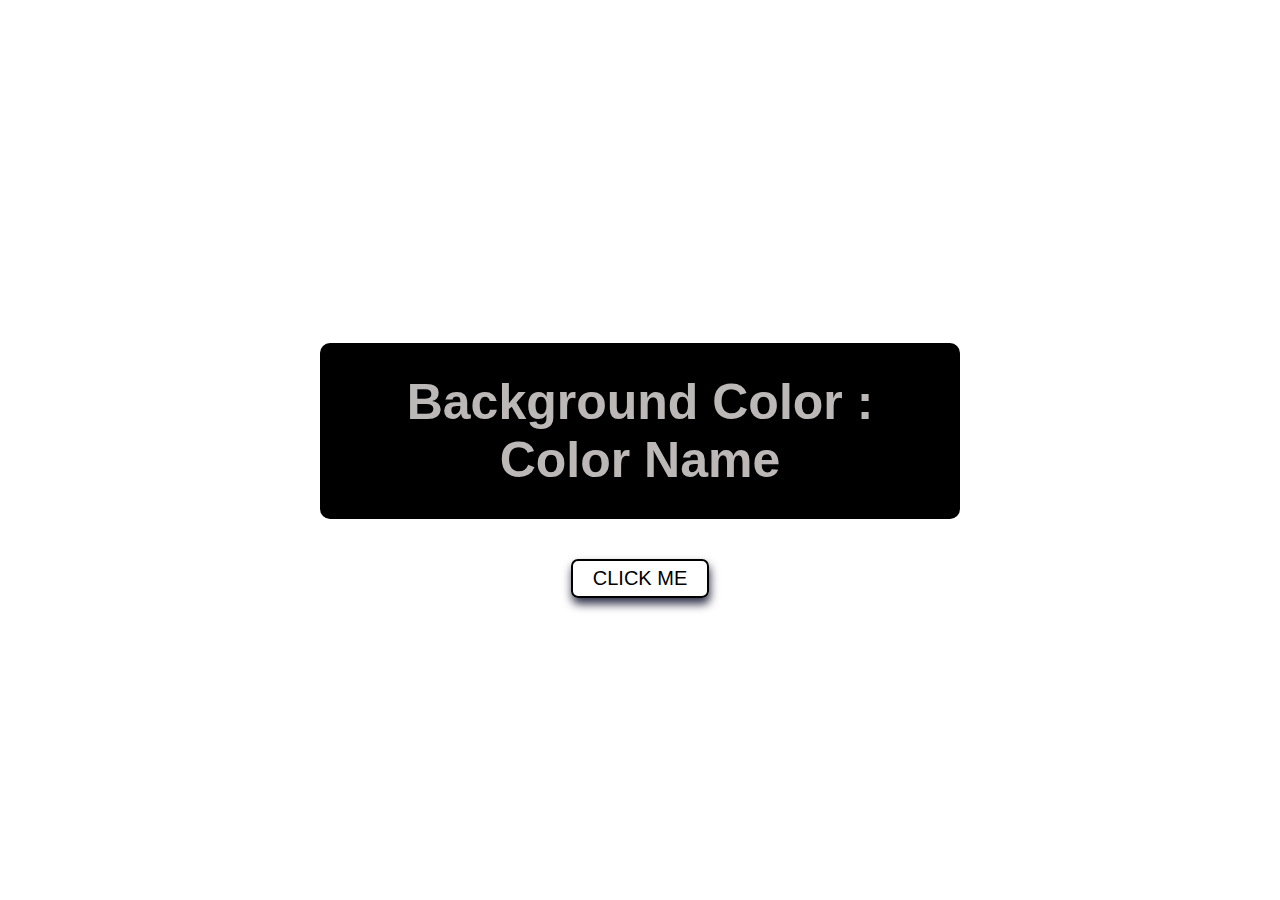
<file: color_switcher/index.html>
<!DOCTYPE html>
<html lang="en">
<head>
    <meta charset="UTF-8">
    <meta http-equiv="X-UA-Compatible" content="IE=edge">
    <meta name="viewport" content="width=device-width, initial-scale=1.0">
    <link rel="stylesheet" href="style.css">
    <title>Document</title>
</head>
<body>
    <section id = 'main'>
        <div class="text-container">
            <h1 class="text">background color :  <span class="color">color name</span></h1>
        </div>
        <button class="change">Click me</button>
    </section>
    <script src = 'app.js'></script>
    
</body>
</html>
</file>
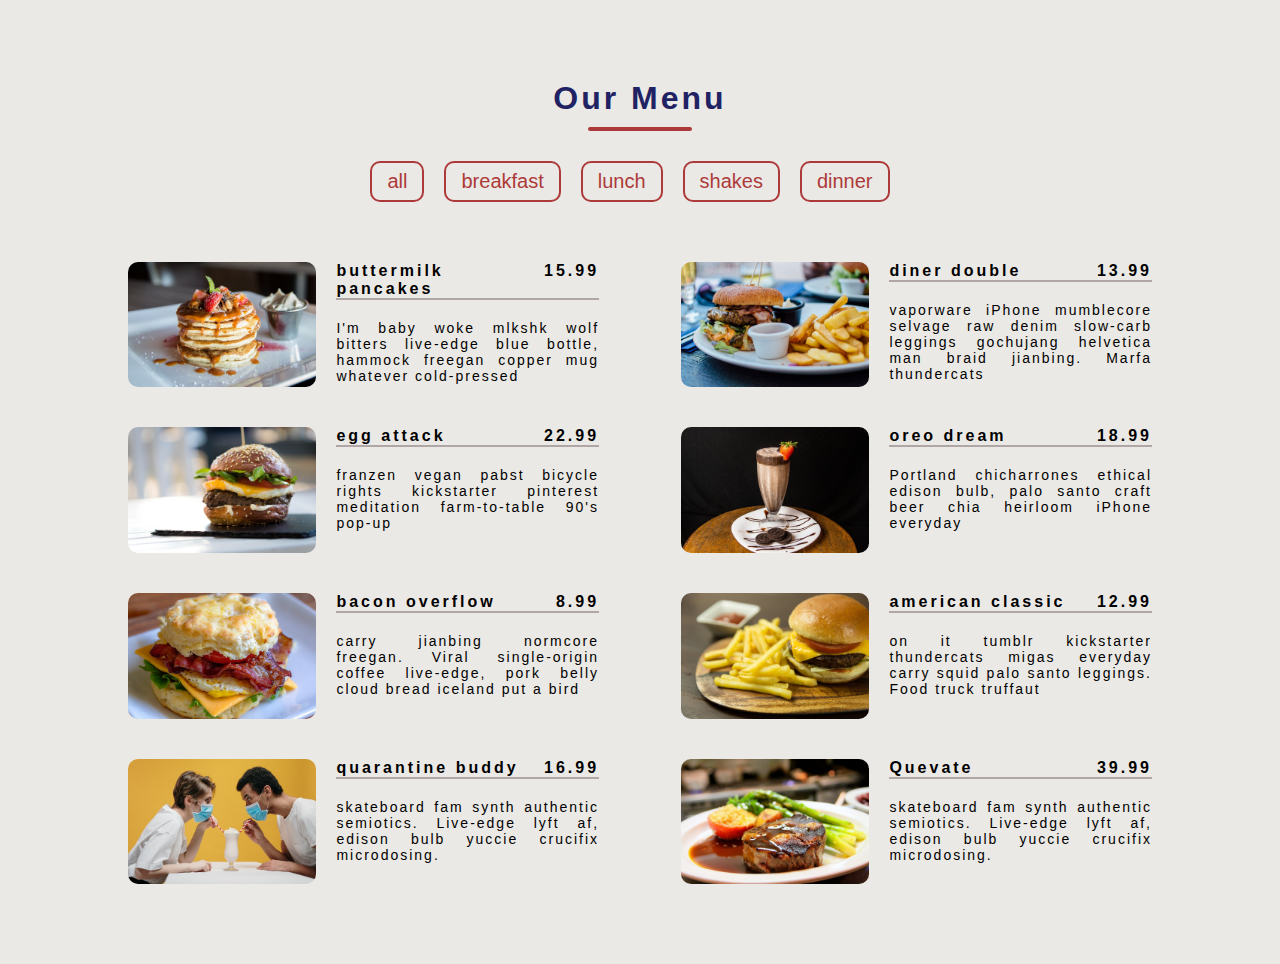
<file: menu/index.html>
<!DOCTYPE html>
<html lang="en">
  <head>
    <meta charset="UTF-8" />
    <meta name="viewport" content="width=device-width, initial-scale=1.0" />
    <title>Starter</title>
    <link
      rel="stylesheet"
      href="https://cdnjs.cloudflare.com/ajax/libs/font-awesome/5.14.0/css/all.min.css"
    />
    <link rel="stylesheet" href="styles.css" />
  </head>
  <body>
    <div class="header">
      <h1>Our Menu</h1>
    </div>
    <div class="btns">
      <!-- <button class="all" data-id="all">All</button>
      <button class="breakfast" data-id="breakfast">Breakfast</button>
      <button class="lunch" data-id="lunch">Lunch</button>
      <button class="shakes" data-id="shakes">Shakes</button> -->
    </div>
    <div class="main-menu">
      <div class="menu-items">
        <div class="img">
          <img src="images/item-3.jpeg" class = 'photo'alt="">
        </div>
        <div class="item-info">
          <header>
            <h4>Buttermilk pancakes</h4>
            <h4>$20.99</h4>
          </header>
          <p>Lorem ipsum dolor sit amet, consectetur adipisicing elit. Velit, maxime a rem debitis accusantium quidem !</p>
        </div>
      </div>
      
    </div>
    <script src="app.js"></script>
  </body>
</html>
</file>
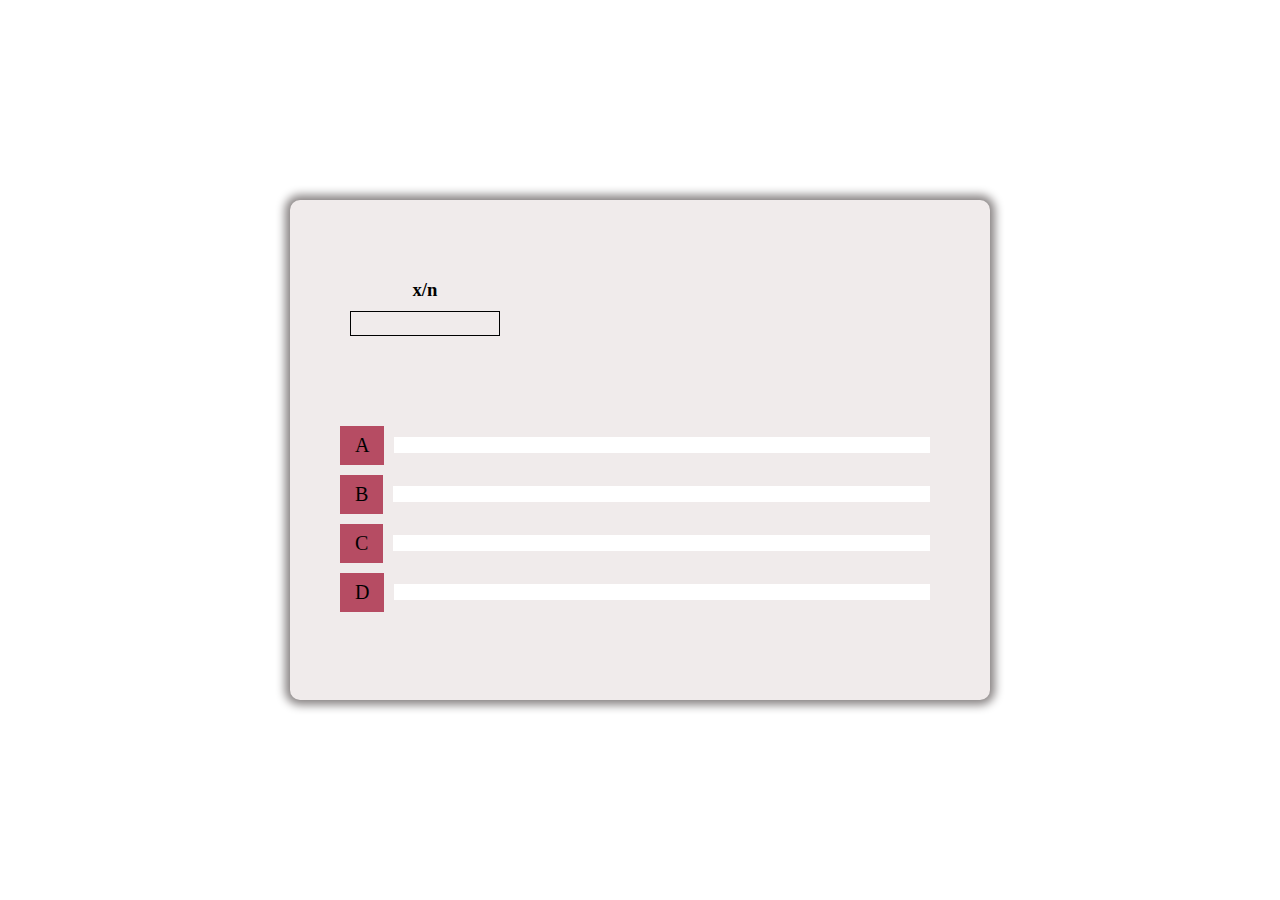
<file: quiz/index.html>
<!DOCTYPE html>
<html lang="en">

<head>
    <meta charset="UTF-8">
    <meta http-equiv="X-UA-Compatible" content="IE=edge">
    <meta name="viewport" content="width=device-width, initial-scale=1.0">
    <link rel="stylesheet" href="style.css">
    <title>Quiz</title>
</head>

<body>
    <div class="question-container">
        <div class="question">
            <div class="header">
                <div class="bar">
                    <div class="qn">
                        <h3 class="q-n">x/n</h3>
                    </div>
                    <div class="progress">
                        <div class="progress-bar"></div>
                    </div>
                </div>
                <div class="score">
                    <p class="score-text"></p>
                </div>
            </div>
            <h3 class="question-text"></h3>
        </div>
        <div class="options">
            <div class="choice 1" >
                <p class="choice-prefix">A</p>
                <p class="choice-text" data-number="answer_a"></p>
            </div>
            <div class="choice 2">
                <p class="choice-prefix">B</p>
                <p class="choice-text" data-number="answer_b"></p>
            </div>
            <div class="choice 3">
                <p class="choice-prefix">C</p>
                <p class="choice-text" data-number="answer_c"></p>
            </div>
            <div class="choice 4">
                <p class="choice-prefix">D</p>
                <p class="choice-text" data-number="answer_d"></p>
            </div>
        </div>
    </div>

    
    <!-- <script src="option.js"></script> -->
    <script src="app.js"></script>
</body>

</html>
</file>
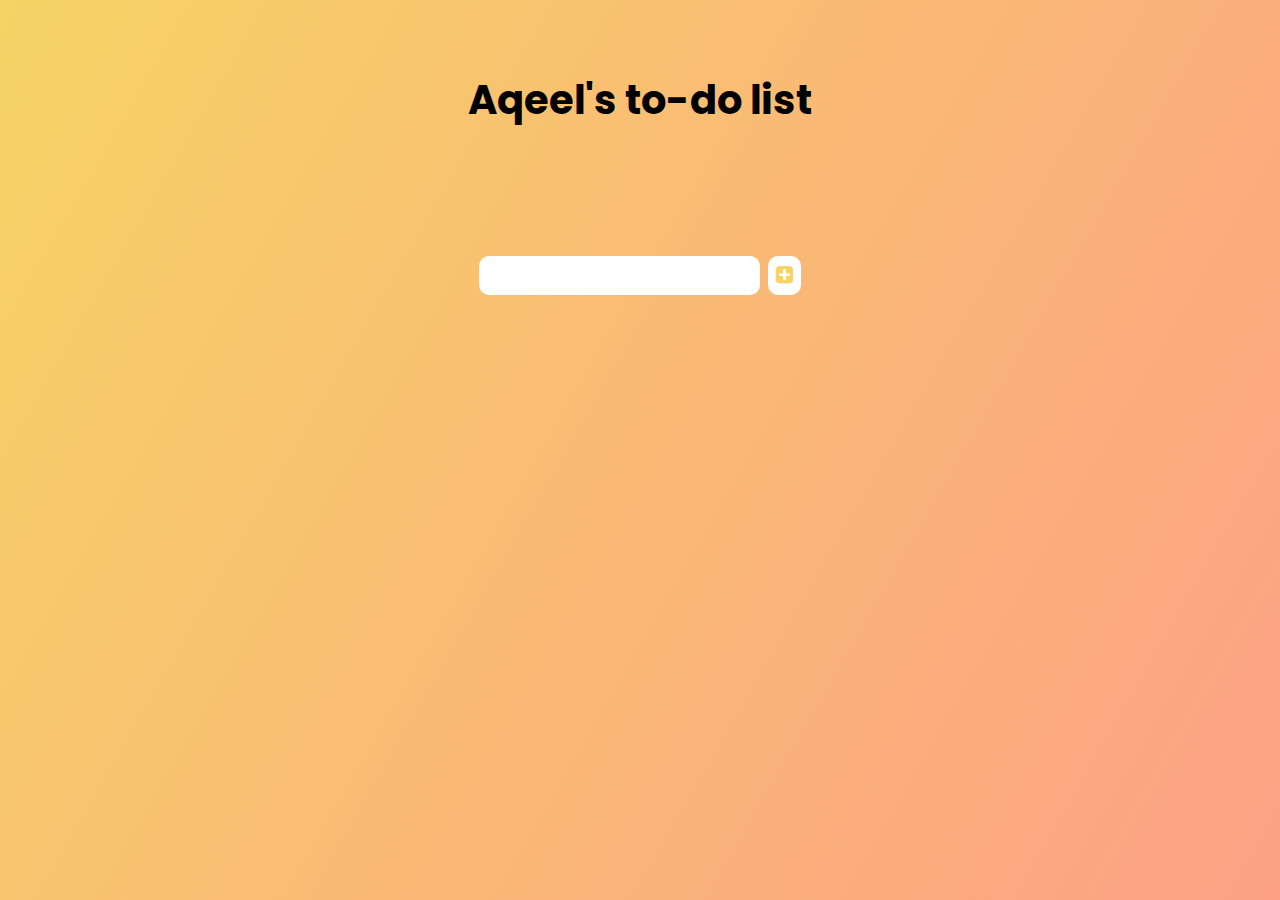
<file: to-do list/index.html>
<!DOCTYPE html>
<html lang="en">
<head>
    <meta charset="UTF-8">
    <meta http-equiv="X-UA-Compatible" content="IE=edge">
    <meta name="viewport" content="width=device-width, initial-scale=1.0">
    <link rel="stylesheet" href="style.css">
    <link rel="stylesheet" href="https://cdnjs.cloudflare.com/ajax/libs/font-awesome/4.7.0/css/font-awesome.min.css">
    <title>To-do list</title>
</head>
<body>
    <header>
        <h1>Aqeel's to-do list</h1>
    </header>
    <form>
        <input type="text" class="todo-input">
        <button class="todo-button" type="submit">
            <i class="fa fa-plus-square"></i>
        </button>
    </form>
    <div class="todo-container">
        <ul class="todo-list"></ul>
    </div>
    <script src='app.js'></script>
</body>
</html>
</file>
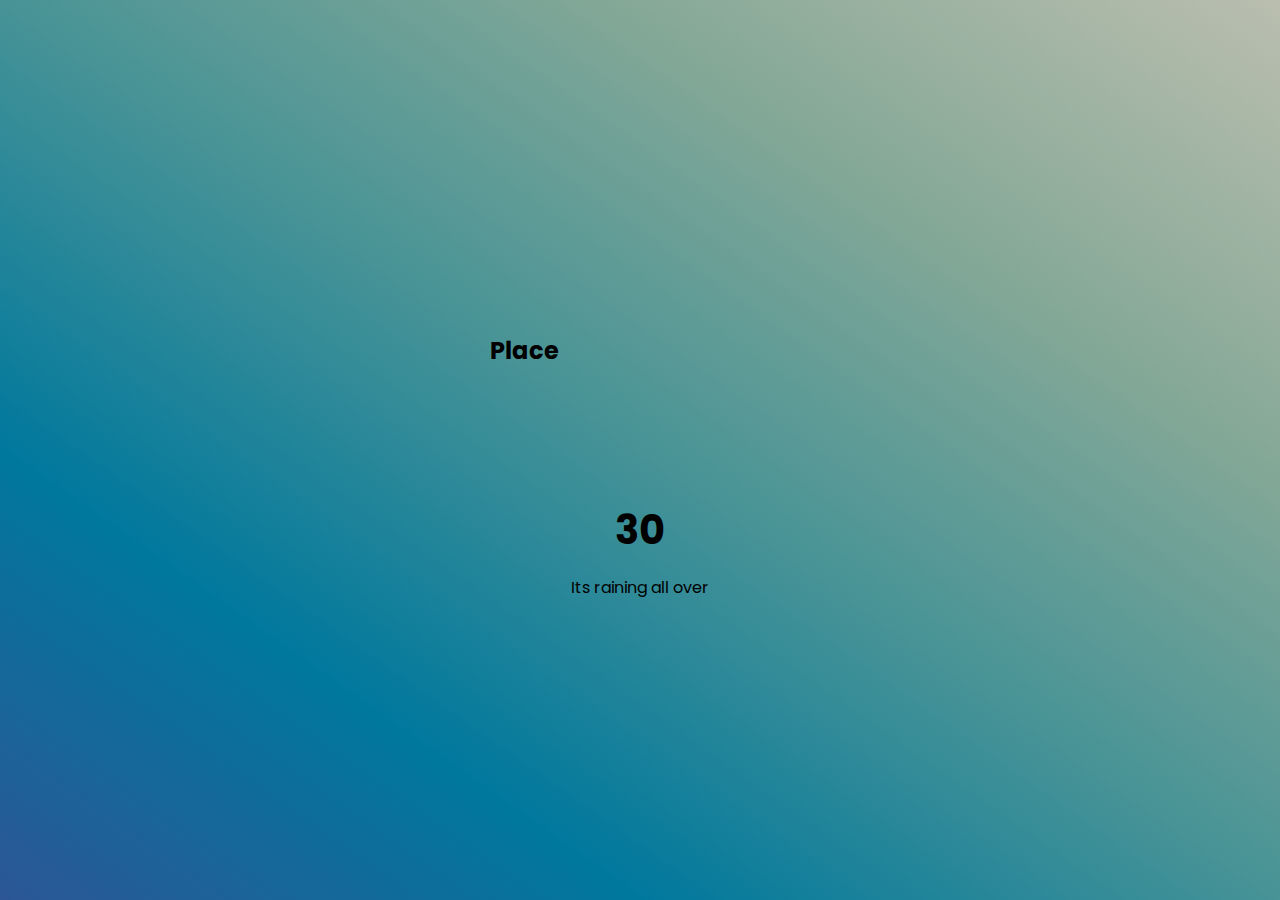
<file: weather/index.html>
<!DOCTYPE html>
<html lang="en">
<head>
    <meta charset="UTF-8">
    <meta http-equiv="X-UA-Compatible" content="IE=edge">
    <meta name="viewport" content="width=device-width, initial-scale=1.0">
    <link rel="stylesheet" href="style.css">
    <title>Weather</title>
</head>
<body>
    <div class="temp-info">
        <h2 class="location">Place</h2>
        <div class="icon"></div>
    </div>
    <div class="temperature">
        <h3 class="temp-value">30</h3>
        <p class="temp-details">Its raining all over</p>
    </div>
    <script src="app.js"></script>
</body>
</html>
</file>
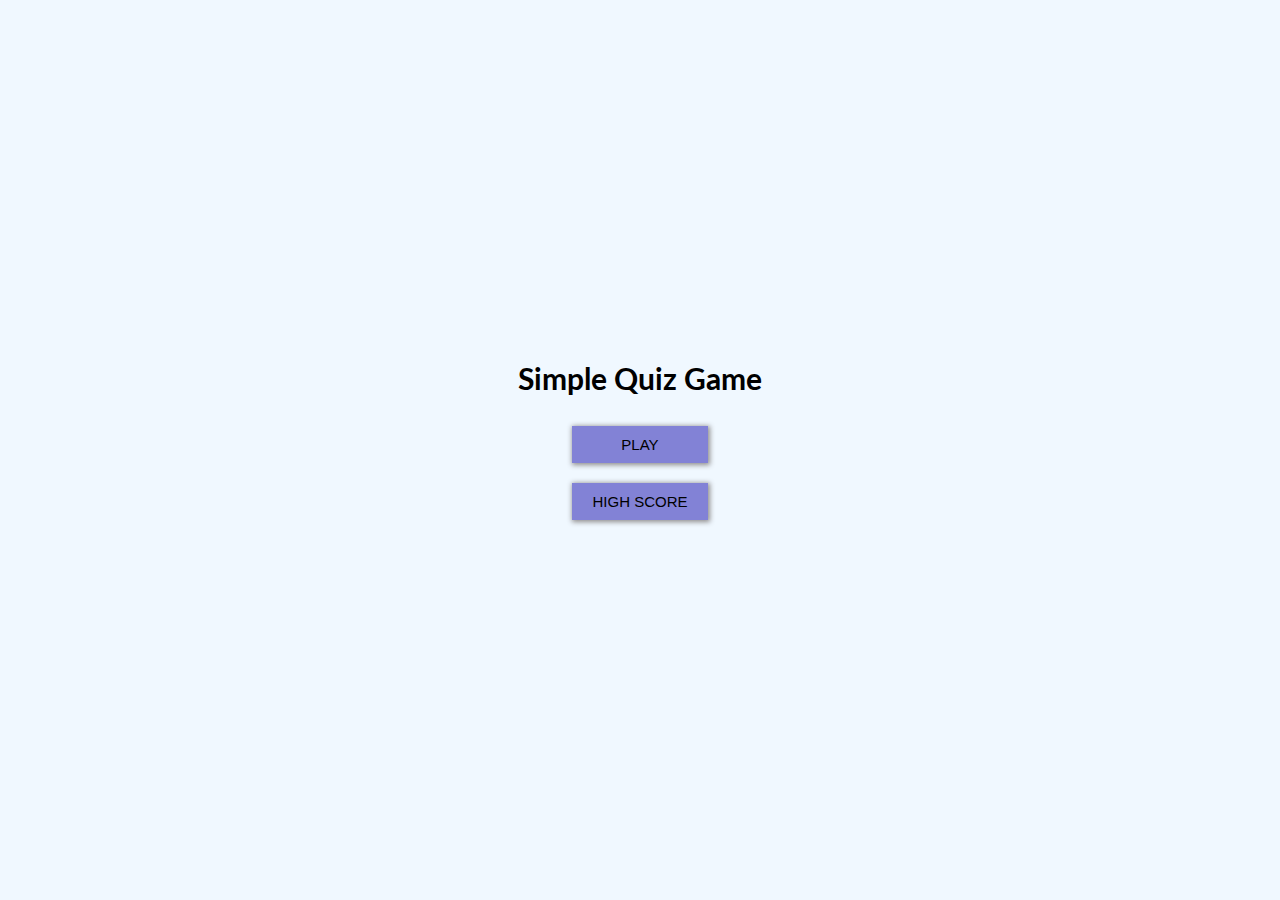
<file: quiz/landing.html>
<!DOCTYPE html>
<html lang="en">
<head>
    <meta charset="UTF-8">
    <meta http-equiv="X-UA-Compatible" content="IE=edge">
    <meta name="viewport" content="width=device-width, initial-scale=1.0">
    <title>Home</title>
    <link rel="stylesheet" href="landing.css">
</head>
<body>
    <h3>Simple Quiz Game</h3>
    <div class="buttons">
        <button class="btn play">PLAY</button>
        <button class="btn highscore">HIGH SCORE</button>
    </div>
    <script src="landing.js"></script>
</body>
</html>
</file>
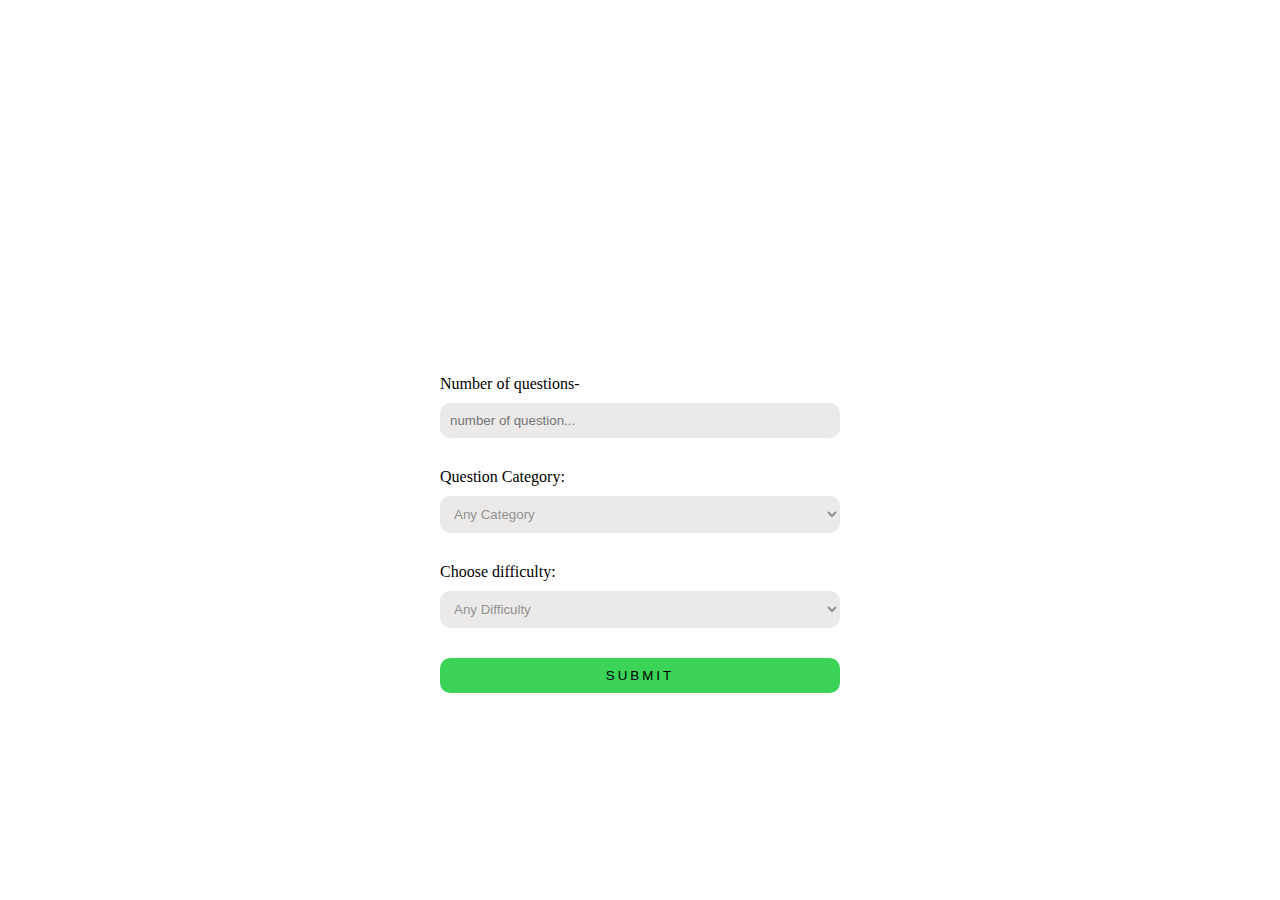
<file: quiz/options.html>
<!DOCTYPE html>
<html lang="en">
<head>
    <meta charset="UTF-8">
    <meta http-equiv="X-UA-Compatible" content="IE=edge">
    <meta name="viewport" content="width=device-width, initial-scale=1.0">
    <title>Options</title>
    <link rel="stylesheet" href="options.css">
</head>
<body>
    <div class="question-options">
        <form class="form">
            <div class="text-holder">
                <label for="no-of-q">Number of questions-</label>
                <input type="text" id="no-of-q" placeholder="number of question...">
            </div>
            <div class="category-holder">
            <label for="category">Question Category:</label>
                <select id="category" name="category">
                    <option value="Random">Any Category</option>
                    <option value="linux">Linux</option>
                    <option value="devOps">DevOps</option>
                    <option value="bash">Bash</option>
                    <option value="code">Code</option>
                </select>
            </div>
            <div class="difficulty-holder">
            <label for="difficulty">Choose difficulty:</label>
                <select id="difficulty" name="difficulty">
                    <option value="Random">Any Difficulty</option>
                    <option value="Hard">Hard</option>
                    <option value="Medium">Medium</option>
                    <option value="Easy">Easy</option>
                </select>
            </div>
            <button class="submit-btn" type="submit">Submit</button>
        </form>
    </div>
    <script src="option.js"></script>
</body>
</html>
</file>
<file: color_switcher/style.css>
*{
	margin: 0;
	padding: 0;
	box-sizing: border-box;
}

#main{
	height: 100vh;
	width: 100%;
	display: flex;
	align-items: center;
	justify-content: center;
	flex-direction: column;
}

.text-container{
	background-color:black;
	width: 50%;
	height: auto;
	text-align: center;
	margin: 40px;
	padding: 30px;
	color: rgb(189, 184, 184);
	font-size: 25px;
	text-transform: capitalize;
	font-family: sans-serif;
	border-radius: 10px;
}

.change{
	border: none;
	padding: 6px 20px;
	font-size: 20px;
	border-radius: 7px;
	background-color: transparent;
	border: 2px solid black;
	text-transform: uppercase;
	font-family: sans-serif;
	box-shadow: rgb(50, 50, 75) 1px 6px 10px;

}
</file>
<file: menu/styles.css>
*{
  padding: 0;
  margin: 0;
  box-sizing: border-box;
  font-family: sans-serif;
}
body{
  background-color: rgb(235, 233, 229);
}
.header{
  margin-top: 80px;
  display: flex;
  justify-content: center;
  align-items: center;
}
.header h1{
  font-family: sans-serif;
  letter-spacing: 3px;
  color: rgb(33, 34, 99);
}
.header h1::after{
  content:'';
  display: block;
  width: 60%;
  height: 4px;
  margin:  10px auto;
  border-radius: 2px;
  background-color: rgb(173, 58, 58);
}
.btns{
  display: flex;
  justify-content: center;
  align-items: center;
  pointer-events: none;
}
.btns button{
  border:none;
  outline: none;
  padding: 7px 15px;
  margin: 20px 20px 20px 0;
  font-size: 20px;
  border-radius: 10px;
  background-color: transparent;
  border: 2px solid rgb(173, 58, 58);
  color: rgb(173, 58, 58);
  pointer-events: all;
}
/* main menu */

.main-menu{
  width: 80%;
  margin: 40px auto;
  display: flex;
  flex-wrap: wrap;
  justify-content: space-between;
}
.menu-items{
  width: 100%;
  flex-basis: 46%;
  display: flex;
  justify-content: center;
  margin-bottom: 40px;
}
.img{
  flex: 1;
  background-size: cover;
  background-position: center;
}
.photo{
  width: 40%;
  border-radius: 10px;
}
header{
  display: flex;
  flex-basis: 1;
  justify-content: space-between;
  margin-bottom: 20px;
  border-bottom: 2px solid rgb(177, 166, 166);
  letter-spacing: 3px;
}
.item-info{
  margin-left: 20px;
  
}
.item-info p{
  text-align: justify;
  letter-spacing: 2px;
  font-size: 14px;
}
</file>
<file: quiz/style.css>
*{
    margin: 0;
    padding: 0;
    box-sizing: border-box;
}
body{
    min-height: 100vh;
    display: flex;
    justify-content: center;
    align-items: center;
}

.question-container{
    background-color: rgb(240, 235, 235);
    width: 700px;
    height: 500px;
    border-radius: 10px;
    box-shadow: 0px 0px 10px 5px rgb(136, 131, 131); 
    display: flex;
    flex-direction: column;
    align-items: center;
    justify-content: center;
}
.question{
    padding: 60px 60px 40px 60px;
    text-align: left;
    width: 100%;
}
.question-text{
    font-size: 18px;
    
}
.options{
    width: 100%;
    padding: 30px 60px 60px 50px;
}
.choice{
    display: flex;
    padding-left: 0;
    width: 100%;
    
    margin-bottom: 10px;
    border-radius: 5px;
    align-items: center;
}

.choice-prefix{
    padding: 8px 15px;
    font-size: 20px;
    
    height: 100%;
    background-color: rgb(182, 76, 99);
    
}
.choice-text{
    padding: 8px 15px;
    width: 100%;
    font-size: 18px;
    cursor: pointer;
    background-color: white;
    margin-left: 10px;
    
}

.correct{
    background-color: rgb(135, 207, 64);
}
.incorrect{
    background-color: crimson;
}

.progress{
    width: 150px;
    height: 25px;
    border: 1px solid black;
    margin-bottom: 20px;
    margin-top: 10px;
}
.progress-bar{
    height: 100%;
    background-color: rgb(0, 0, 0);
    width: 0%;
}
.header{
    display: flex;
    justify-content: space-between;
    align-items: center;
}
.score{
    font-size: 20px;
    margin-bottom: 20px;
    
}
.bar{
    display: flex;
    flex-direction: column;
    align-items: center;
}
</file>
<file: to-do list/style.css>
@import url('https://fonts.googleapis.com/css2?family=Poppins:wght@200&display=swap');
*{
    margin: 0;
    padding:0;
    box-sizing: border-box;
}
body{
    font-family: 'Poppins', sans-serif;
    background:linear-gradient(120deg,#f6d365, #fda085);
    min-height: 100vh;
    
}
header{
    font-size: 20px;
    height: 200px;
}
form{
    height: 150px;
}
header, form{
    display: flex;
    justify-content: center;
    align-items: center;
    
}
form input, form button{
    font-size: 20px;
    padding: 8px;
    border-radius: 10px;
    border: none;
    background:white;
    margin: 4px;
    outline:none;
}
form button{
    color: #f6d365;
    background-color: white;
    cursor: pointer;
    transition: 0.5 all ease;
}
form button:hover{
    background-color: #fda085;
    color: white;
}
/* after js */
.todo-container{
    display: flex;
    justify-content: center;
    align-items: center;
   
}
.todo{
    display: flex;
    margin: 10px;
    background: white;
    justify-content: space-between;
    align-items: center;
    border-radius: 5px;
    min-width: 60vh;
       
    transition: 0.8s;
}
.todo li{
    flex:1;
    margin-left: 5px;
    margin-right: 10px;
    list-style: none;
    font-size: 24px;
    
}

.trash-btn, .complete-btn{
    background: #ec643e;
    color: white;
    border: none;
    padding: 10px 15px;
}
.trash-btn .fa, .complete-btn .fa{
    font-size: 20px;
    pointer-events: none;
}
.trash-btn{
    background: #44b45c;
}

.complete{
    text-decoration: line-through;
    opacity: 0.7;
}

.fall{
    transform: translateY(50px) rotateZ(20deg);
    opacity: 0;
    
}
</file>
<file: weather/style.css>
@import url('https://fonts.googleapis.com/css2?family=Poppins:wght@300&display=swap');
*{
    padding: 0;
    margin: 0;
    box-sizing: border-box;
}

body{
    height: 100vh;
    display: flex;
    justify-content: center;
    align-items: center;
    flex-direction: column;
    font-family: 'Poppins', sans-serif;
    background-image: linear-gradient(to right top, #2c5696, #00789d, #479396, #87a997, #babeaf);
}

.temp-info{
    width: 300px;
    height: 100px;
    display: flex;
    justify-content:space-between;
    align-items: center;
    margin-bottom: 100px;
    
}
.temperature{
    width: 300px;
    height: 100px;
    display: flex;
    flex-direction: column;
    justify-content:space-between;
    align-items: center;
}
.temp-value{
    font-size: 40px;
}
</file>
<file: quiz/landing.css>
@import url('https://fonts.googleapis.com/css2?family=Lato&display=swap');
*{
    margin: 0;
    padding: 0;
    box-sizing: border-box;
}
body{
    height: 100vh;
    width: 100%;
    display: flex;
    justify-content: center;
    flex-direction: column;
    align-items: center;
    background-color: aliceblue;
    font-family: 'Lato', sans-serif;
}
.buttons{
    display: flex;
    justify-content: center;
    flex-direction: column;
}
.btn{
    margin-bottom: 20px;
    padding: 10px 20px;
    border: none;
    color: black;
    background-color: rgb(130, 130, 214);
    font-size: 15px;
    box-shadow: 1px 1px 5px 1px rgb(143, 141, 141);
}

h3{
    margin-bottom: 30px;
    font-size: 30px;
}
</file>
<file: quiz/options.css>
*{
    margin: 0;
    padding: 0;
    box-sizing: border-box;
}
body{
    height: 100vh;
    display: flex;
    justify-content: center;
    align-items: center;

}
.question-options{
    
    width: 500px;
    height: 250px;
}
.form{
    height: 100%;
    width: 100%;
    padding: 50px;
    display: flex;
    flex-direction: column;
    justify-content: space-around;
}
.text-holder, .category-holder, .difficulty-holder{
    margin-bottom: 30px;
    display: flex;
    flex-direction: column;
}
#no-of-q, #category, #difficulty{
    border: none;
    margin-top: 10px;
    outline: none;
    background-color: rgb(235, 234, 233);
    padding: 10px;
    border-radius: 10px;
    color: rgb(146, 145, 145);
    
}
.submit-btn{
    border: none;
    background-color: #3cd458;
    padding: 10px;
    border-radius: 10px;
    text-transform: uppercase;
    letter-spacing: 3px;
}
</file>
